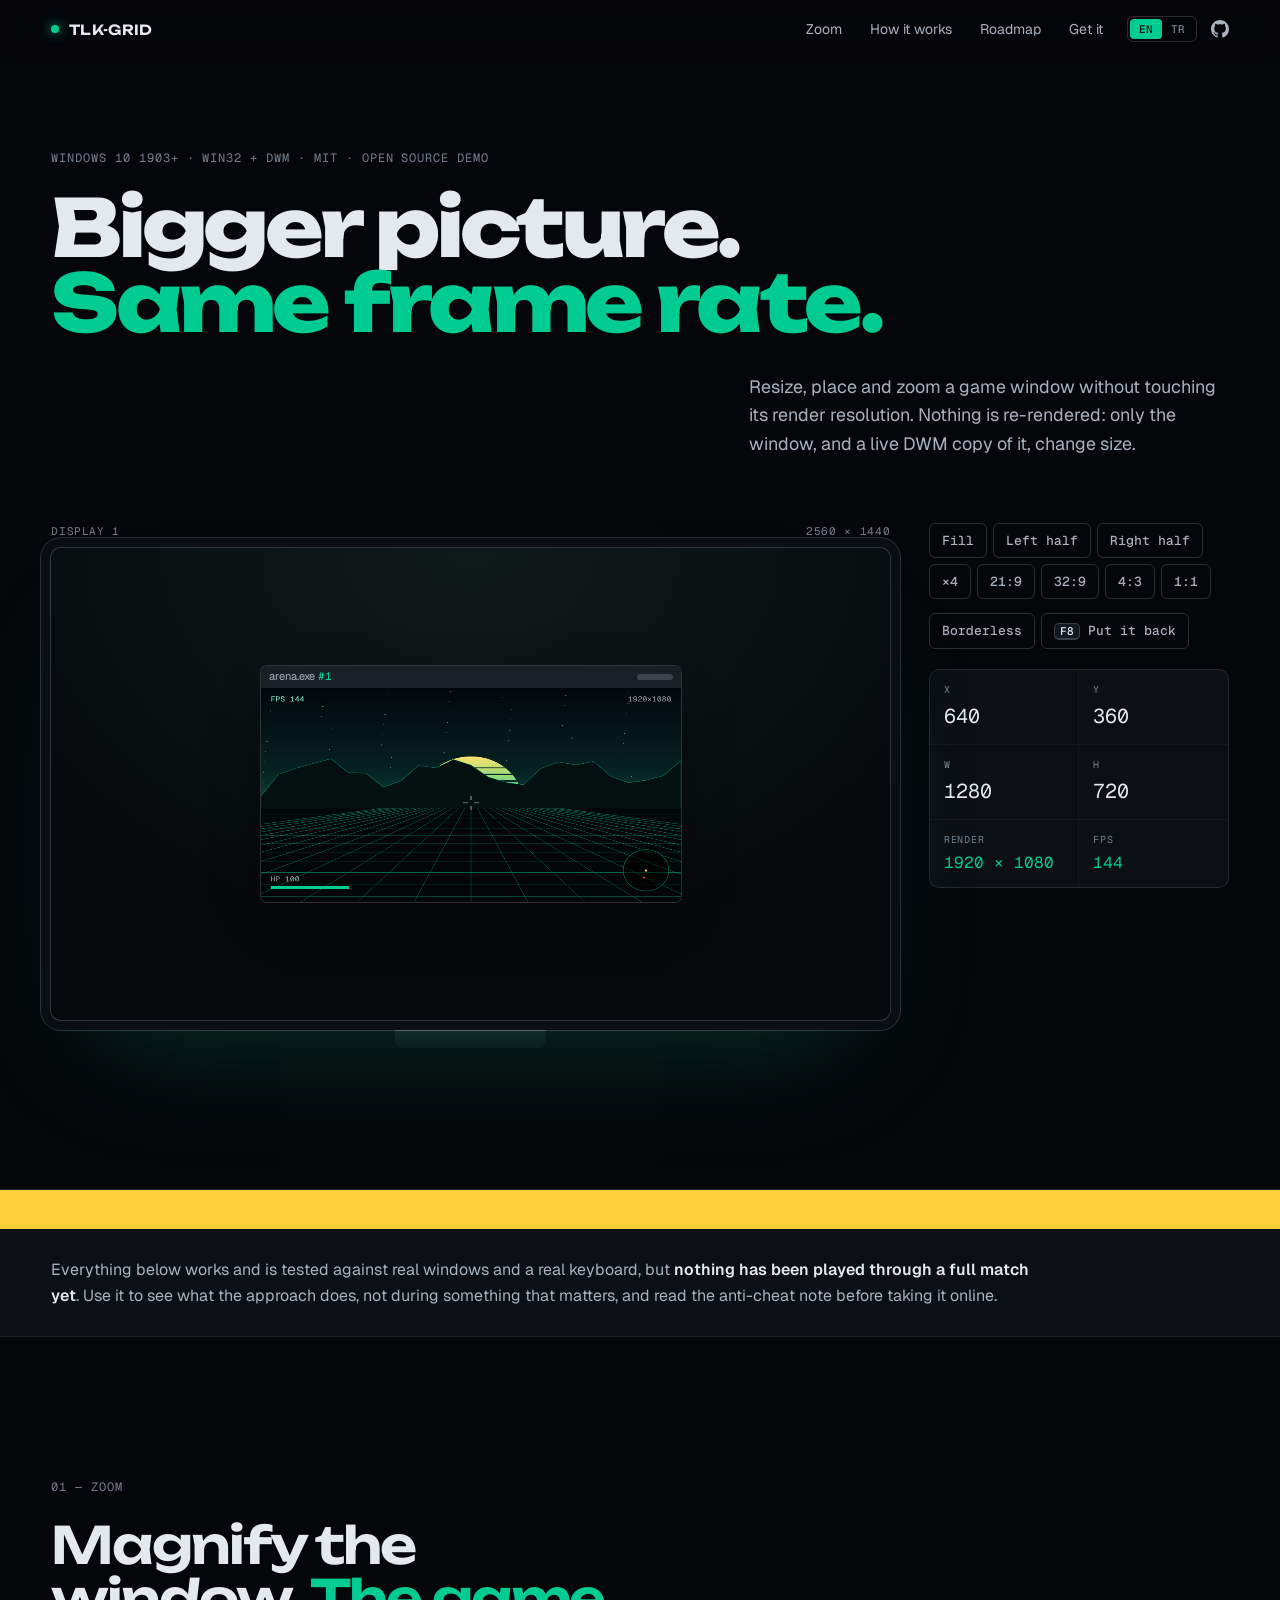
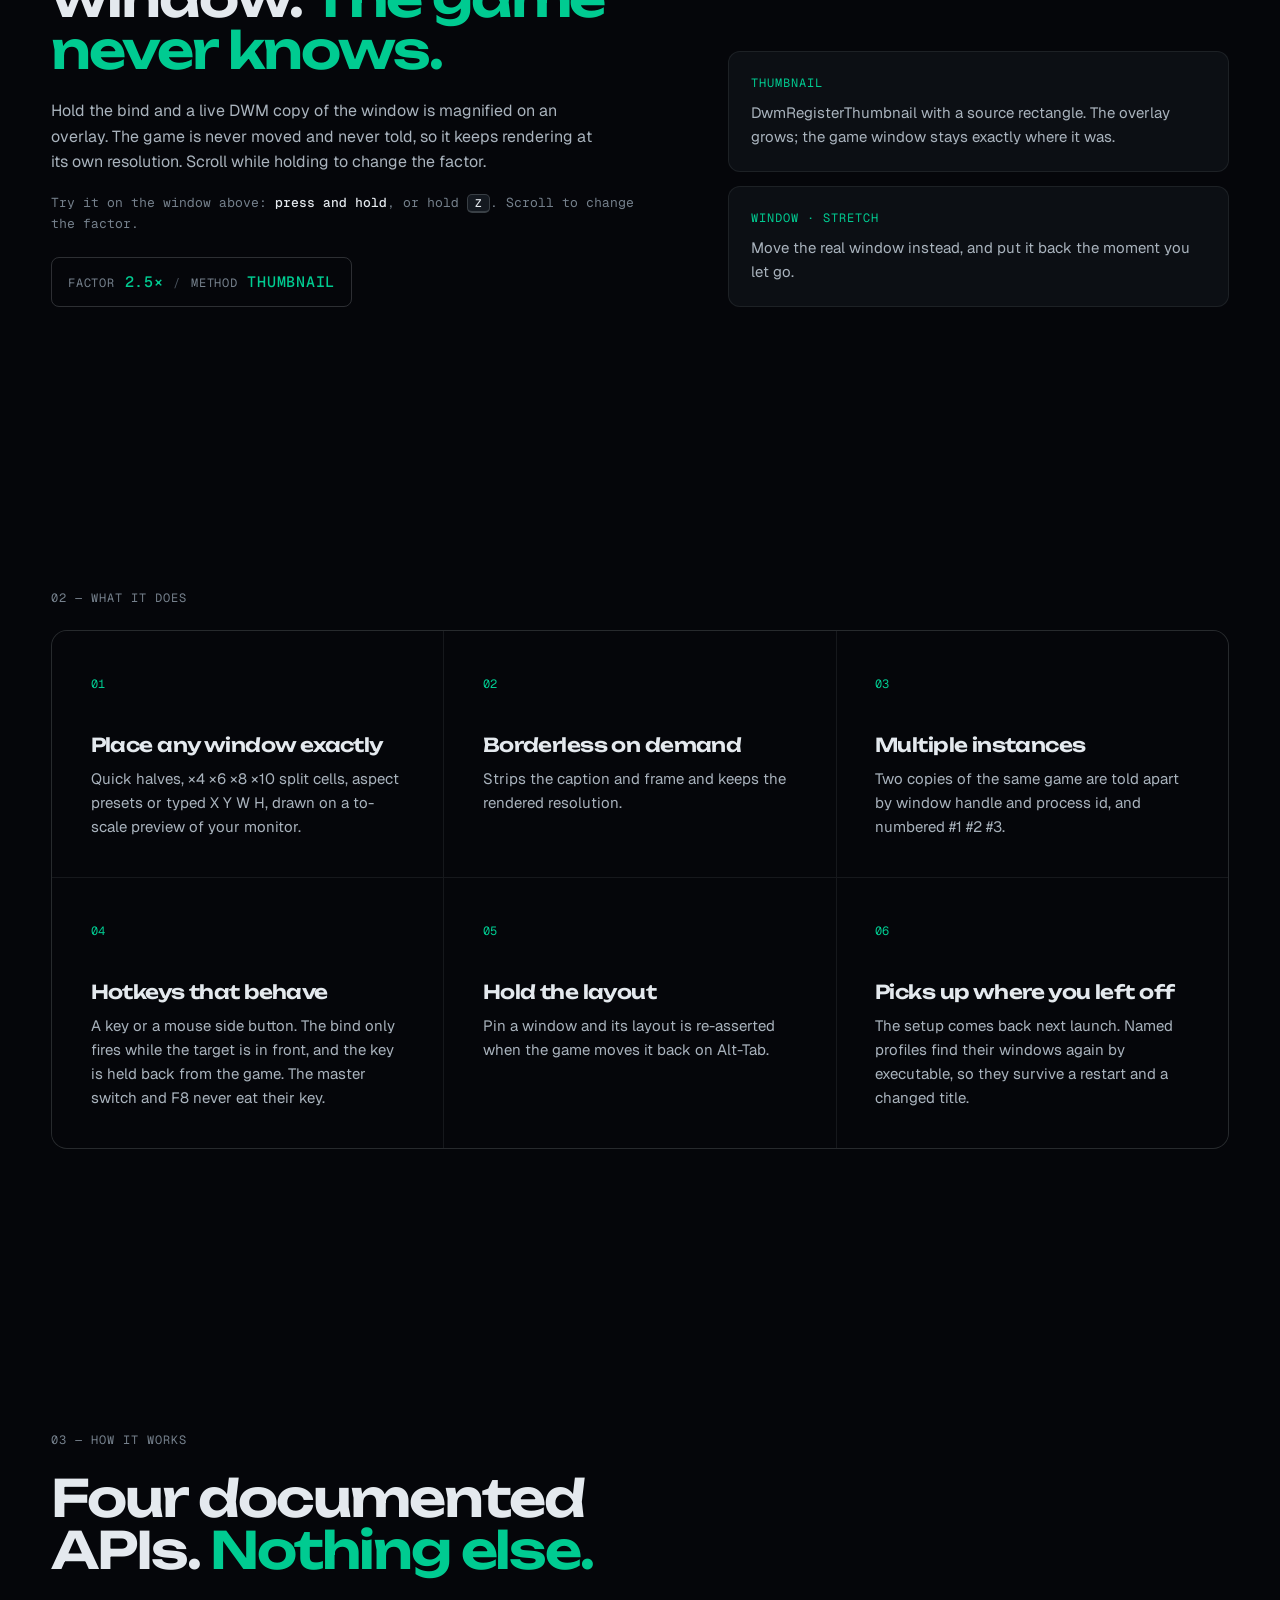
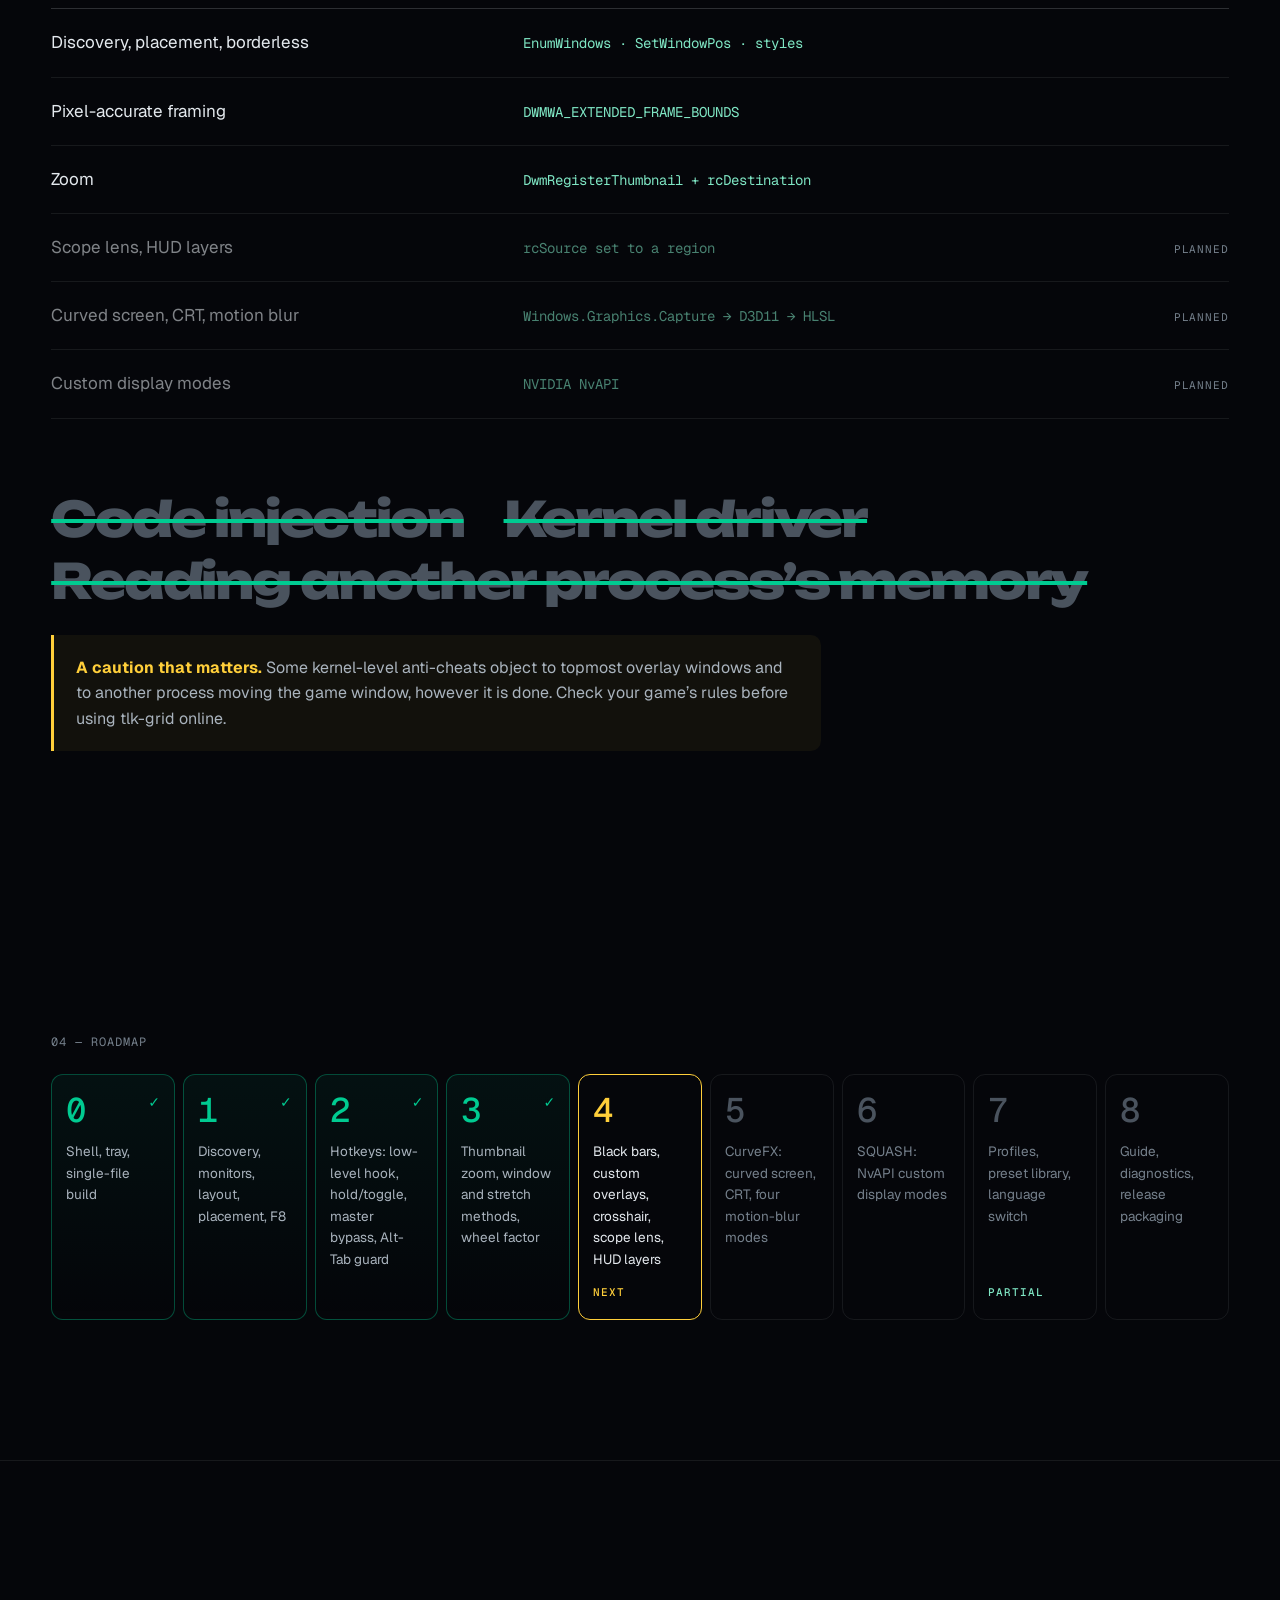
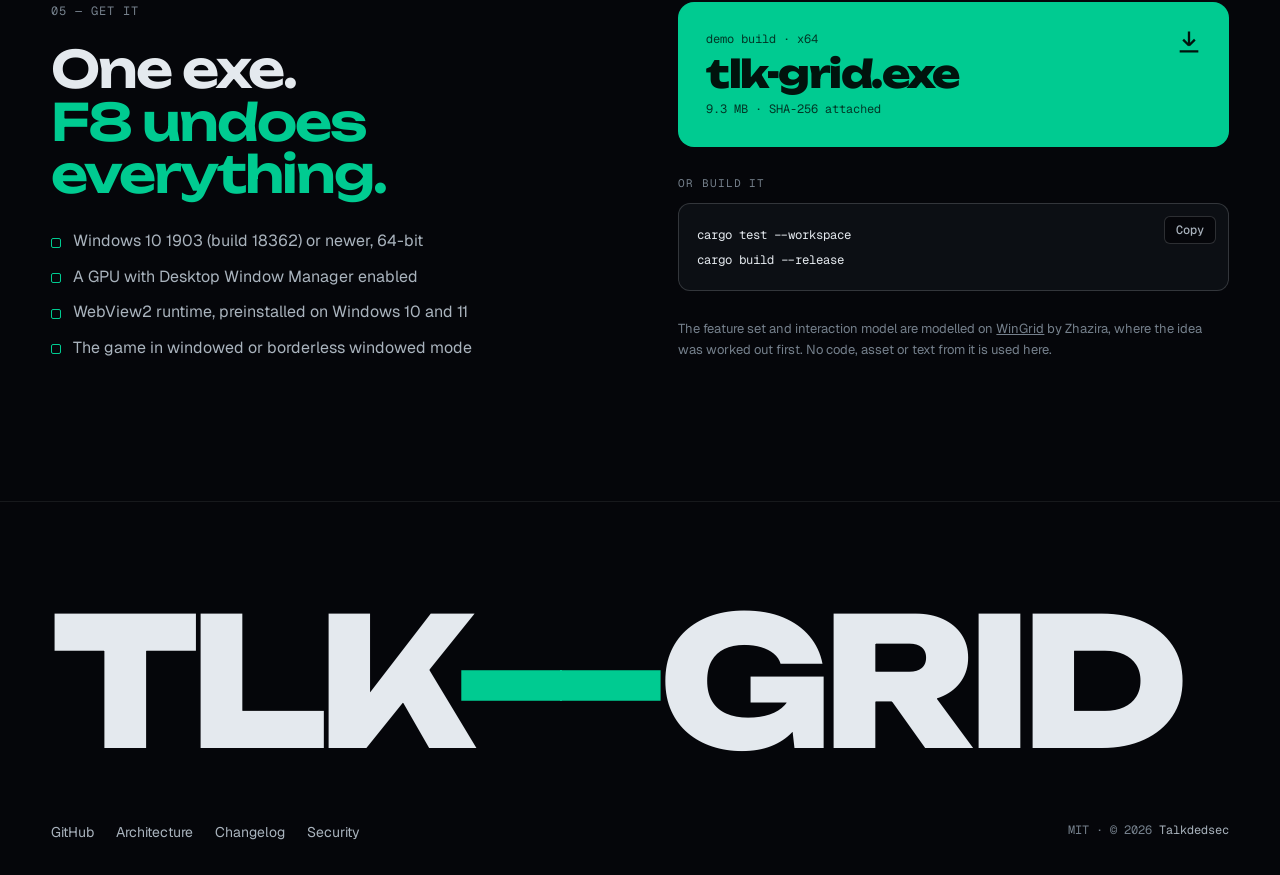
<file: docs/index.html>
<!doctype html>
<html lang="en">
<head>
<meta charset="utf-8">
<meta name="viewport" content="width=device-width, initial-scale=1">
<title>tlk-grid — bigger picture, same frame rate</title>
<meta name="description" content="Resize, position and zoom a game window on Windows without touching its render resolution. Win32 and DWM only: no injection, no driver, no memory access. Open source demo.">
<link rel="canonical" href="https://talkdedsec.github.io/tlk-grid/">
<meta name="theme-color" content="#05060a">
<meta name="color-scheme" content="dark">
<meta property="og:type" content="website">
<meta property="og:title" content="tlk-grid — bigger picture, same frame rate">
<meta property="og:description" content="Window layout, borderless and live DWM zoom for games. Nothing is re-rendered, so the frame rate does not move.">
<meta property="og:url" content="https://talkdedsec.github.io/tlk-grid/">
<meta property="og:image" content="https://talkdedsec.github.io/tlk-grid/og.png">
<meta property="og:image:width" content="1280">
<meta property="og:image:height" content="640">
<meta name="twitter:card" content="summary_large_image">
<link rel="icon" href="data:image/svg+xml,%3Csvg xmlns='http://www.w3.org/2000/svg' viewBox='0 0 32 32'%3E%3Crect width='32' height='32' rx='7' fill='%2305060a'/%3E%3Cpath d='M7 7h8v8H7zM17 7h8v8h-8zM7 17h8v8H7z' fill='none' stroke='%2300cb91' stroke-width='2'/%3E%3Crect x='17' y='17' width='8' height='8' fill='%2300cb91'/%3E%3C/svg%3E">
<link rel="preconnect" href="https://fonts.googleapis.com">
<link rel="preconnect" href="https://fonts.gstatic.com" crossorigin>
<link rel="stylesheet" href="https://fonts.googleapis.com/css2?family=Unbounded:wght@400;600;800&family=Geist:wght@400;500;600&family=Geist+Mono:wght@400;500&display=swap">
<link rel="stylesheet" href="site.css">
<script type="application/ld+json">
{"@context":"https://schema.org","@type":"SoftwareApplication","name":"tlk-grid","applicationCategory":"UtilitiesApplication","operatingSystem":"Windows 10 1903+, Windows 11","license":"https://opensource.org/licenses/MIT","offers":{"@type":"Offer","price":"0","priceCurrency":"USD"},"downloadUrl":"https://github.com/Talkdedsec/tlk-grid/releases/latest","author":{"@type":"Person","name":"Talkdedsec","url":"https://talkdedsec.com"}}
</script>
<script src="site.js" defer></script>
</head>
<body>
<a class="skip" href="#main" data-i18n="skip">Skip to content</a>
<header class="top">
  <a class="brand" href="#top"><i aria-hidden="true"></i>TLK-GRID</a>
  <nav class="nav" aria-label="Sections">
    <a href="#zoom" data-i18n="nav.zoom">Zoom</a>
    <a href="#how" data-i18n="nav.how">How it works</a>
    <a href="#road" data-i18n="nav.road">Roadmap</a>
    <a href="#get" data-i18n="nav.get">Get it</a>
  </nav>
  <div class="top-end">
    <button class="lang" type="button" aria-label="Türkçe / English"><span data-l="en">EN</span><span data-l="tr">TR</span></button>
    <a class="gh" href="https://github.com/Talkdedsec/tlk-grid" aria-label="Source on GitHub"><svg viewBox="0 0 16 16" width="18" height="18" aria-hidden="true"><path fill="currentColor" d="M8 0C3.58 0 0 3.58 0 8c0 3.54 2.29 6.53 5.47 7.59.4.07.55-.17.55-.38 0-.19-.01-.82-.01-1.49-2.01.37-2.53-.49-2.69-.94-.09-.23-.48-.94-.82-1.13-.28-.15-.68-.52-.01-.53.63-.01 1.08.58 1.23.82.72 1.21 1.87.87 2.33.66.07-.52.28-.87.51-1.07-1.78-.2-3.64-.89-3.64-3.95 0-.87.31-1.59.82-2.15-.08-.2-.36-1.02.08-2.12 0 0 .67-.21 2.2.82.64-.18 1.32-.27 2-.27.68 0 1.36.09 2 .27 1.53-1.04 2.2-.82 2.2-.82.44 1.1.16 1.92.08 2.12.51.56.82 1.27.82 2.15 0 3.07-1.87 3.75-3.65 3.95.29.25.54.73.54 1.48 0 1.07-.01 1.93-.01 2.2 0 .21.15.46.55.38A8.013 8.013 0 0016 8c0-4.42-3.58-8-8-8z"/></svg></a>
  </div>
</header>

<main id="main">
<section class="hero" id="top">
  <div class="hero-text">
    <p class="over mono" data-i18n="hero.over">Windows 10 1903+ · Win32 + DWM · MIT · open source demo</p>
    <h1 class="display"><span data-i18n="hero.a">Bigger picture.</span><br><span class="acc" data-i18n="hero.b">Same frame rate.</span></h1>
    <p class="lede" data-i18n="hero.lede">Resize, place and zoom a game window without touching its render resolution. Nothing is re-rendered: only the window, and a live DWM copy of it, change size.</p>
  </div>

  <div class="rig" aria-label="Window layout demo" data-i18n-aria="rig.aria">
    <div class="monitor">
      <div class="mon-label mono"><span>DISPLAY 1</span><span>2560 × 1440</span></div>
      <div class="screen">
        <div class="cells" aria-hidden="true"></div>
        <div class="gw" id="gw">
          <div class="gw-cap"><span>arena.exe <b class="mono">#1</b></span><i></i></div>
          <canvas class="game" width="960" height="540" aria-label="A game rendering at a fixed resolution" data-i18n-aria="game.aria"></canvas>
          <canvas class="lens" width="960" height="540" aria-hidden="true"></canvas>
        </div>
      </div>
      <div class="stand" aria-hidden="true"></div>
    </div>
    <div class="ctrl">
      <div class="chips" role="group" aria-label="Layout" data-i18n-aria="rig.layout">
        <button type="button" data-l="full" data-i18n="l.full">Fill</button>
        <button type="button" data-l="left" data-i18n="l.left">Left half</button>
        <button type="button" data-l="right" data-i18n="l.right">Right half</button>
        <button type="button" data-l="x4">×4</button>
        <button type="button" data-l="21:9">21:9</button>
        <button type="button" data-l="32:9">32:9</button>
        <button type="button" data-l="4:3">4:3</button>
        <button type="button" data-l="1:1">1:1</button>
      </div>
      <div class="chips" role="group" aria-label="Window" data-i18n-aria="rig.window">
        <button type="button" class="tog" id="borderless" aria-pressed="false" data-i18n="l.borderless">Borderless</button>
        <button type="button" id="f8"><kbd>F8</kbd> <span data-i18n="l.restore">Put it back</span></button>
      </div>
      <dl class="read mono">
        <div><dt>X</dt><dd id="r-x">640</dd></div>
        <div><dt>Y</dt><dd id="r-y">360</dd></div>
        <div><dt>W</dt><dd id="r-w">1280</dd></div>
        <div><dt>H</dt><dd id="r-h">720</dd></div>
        <div class="fixed"><dt data-i18n="r.render">render</dt><dd>1920 × 1080</dd></div>
        <div class="fixed"><dt>FPS</dt><dd id="r-fps">144</dd></div>
      </dl>
    </div>
  </div>
</section>

<aside class="tape" aria-label="Status" data-i18n-aria="tape.aria">
  <div class="tape-run mono" aria-hidden="true"><span data-i18n="tape.run">DEMO, NOT A RELEASE · DEMO, NOT A RELEASE · DEMO, NOT A RELEASE · DEMO, NOT A RELEASE · DEMO, NOT A RELEASE · DEMO, NOT A RELEASE ·</span></div>
  <div class="tape-body">
    <p data-i18n-html="tape.p">Everything below works and is tested against real windows and a real keyboard, but <b>nothing has been played through a full match yet</b>. Use it to see what the approach does, not during something that matters, and read the anti-cheat note before taking it online.</p>
  </div>
</aside>

<section class="zoom" id="zoom">
  <div class="zoom-text">
    <p class="over mono" data-i18n="z.over">01 — Zoom</p>
    <h2 class="h2" data-i18n-html="z.h">Magnify the window. <span class="acc">The game never knows.</span></h2>
    <p class="body" data-i18n="z.p">Hold the bind and a live DWM copy of the window is magnified on an overlay. The game is never moved and never told, so it keeps rendering at its own resolution. Scroll while holding to change the factor.</p>
    <p class="try mono" data-i18n-html="z.try">Try it on the window above: <b>press and hold</b>, or hold <kbd>Z</kbd>. Scroll to change the factor.</p>
    <div class="zoom-meter mono" aria-live="polite"><span data-i18n="z.factor">factor</span> <b id="z-f">2.5×</b><span class="sep">/</span><span data-i18n="z.method">method</span> <b>THUMBNAIL</b></div>
  </div>
  <div class="zoom-side">
    <div class="method">
      <p class="mono k">THUMBNAIL</p>
      <p data-i18n="z.thumb">DwmRegisterThumbnail with a source rectangle. The overlay grows; the game window stays exactly where it was.</p>
    </div>
    <div class="method">
      <p class="mono k">WINDOW · STRETCH</p>
      <p data-i18n="z.win">Move the real window instead, and put it back the moment you let go.</p>
    </div>
  </div>
</section>

<section class="feats">
  <p class="over mono" data-i18n="f.over">02 — What it does</p>
  <div class="feat-grid">
    <article class="feat reveal"><span class="ic mono">01</span><h3 data-i18n="f1.h">Place any window exactly</h3><p data-i18n="f1.p">Quick halves, ×4 ×6 ×8 ×10 split cells, aspect presets or typed X Y W H, drawn on a to-scale preview of your monitor.</p></article>
    <article class="feat reveal"><span class="ic mono">02</span><h3 data-i18n="f2.h">Borderless on demand</h3><p data-i18n="f2.p">Strips the caption and frame and keeps the rendered resolution.</p></article>
    <article class="feat reveal"><span class="ic mono">03</span><h3 data-i18n="f3.h">Multiple instances</h3><p data-i18n="f3.p">Two copies of the same game are told apart by window handle and process id, and numbered #1 #2 #3.</p></article>
    <article class="feat reveal"><span class="ic mono">04</span><h3 data-i18n="f4.h">Hotkeys that behave</h3><p data-i18n="f4.p">A key or a mouse side button. The bind only fires while the target is in front, and the key is held back from the game. The master switch and F8 never eat their key.</p></article>
    <article class="feat reveal"><span class="ic mono">05</span><h3 data-i18n="f5.h">Hold the layout</h3><p data-i18n="f5.p">Pin a window and its layout is re-asserted when the game moves it back on Alt-Tab.</p></article>
    <article class="feat reveal"><span class="ic mono">06</span><h3 data-i18n="f6.h">Picks up where you left off</h3><p data-i18n="f6.p">The setup comes back next launch. Named profiles find their windows again by executable, so they survive a restart and a changed title.</p></article>
  </div>
</section>

<section class="how" id="how">
  <div class="how-head">
    <p class="over mono" data-i18n="h.over">03 — How it works</p>
    <h2 class="h2" data-i18n-html="h.h">Four documented APIs. <span class="acc">Nothing else.</span></h2>
  </div>
  <ol class="apis">
    <li class="reveal"><span data-i18n="a1">Discovery, placement, borderless</span><code>EnumWindows · SetWindowPos · styles</code></li>
    <li class="reveal"><span data-i18n="a2">Pixel-accurate framing</span><code>DWMWA_EXTENDED_FRAME_BOUNDS</code></li>
    <li class="reveal"><span data-i18n="a3">Zoom</span><code>DwmRegisterThumbnail + rcDestination</code></li>
    <li class="reveal plan"><span data-i18n="a4">Scope lens, HUD layers</span><code>rcSource set to a region</code><em data-i18n="planned">planned</em></li>
    <li class="reveal plan"><span data-i18n="a5">Curved screen, CRT, motion blur</span><code>Windows.Graphics.Capture → D3D11 → HLSL</code><em data-i18n="planned">planned</em></li>
    <li class="reveal plan"><span data-i18n="a6">Custom display modes</span><code>NVIDIA NvAPI</code><em data-i18n="planned">planned</em></li>
  </ol>
  <div class="nos">
    <p class="reveal"><s data-i18n="no.1">Code injection</s></p>
    <p class="reveal"><s data-i18n="no.2">Kernel driver</s></p>
    <p class="reveal"><s data-i18n="no.3">Reading another process’s memory</s></p>
  </div>
  <p class="caution reveal" data-i18n-html="h.caution"><b>A caution that matters.</b> Some kernel-level anti-cheats object to topmost overlay windows and to another process moving the game window, however it is done. Check your game’s rules before using tlk-grid online.</p>
</section>

<section class="road" id="road">
  <p class="over mono" data-i18n="r.over">04 — Roadmap</p>
  <ol class="phases">
    <li class="done reveal"><b class="mono">0</b><span data-i18n="p0">Shell, tray, single-file build</span></li>
    <li class="done reveal"><b class="mono">1</b><span data-i18n="p1">Discovery, monitors, layout, placement, F8</span></li>
    <li class="done reveal"><b class="mono">2</b><span data-i18n="p2">Hotkeys: low-level hook, hold/toggle, master bypass, Alt-Tab guard</span></li>
    <li class="done reveal"><b class="mono">3</b><span data-i18n="p3">Thumbnail zoom, window and stretch methods, wheel factor</span></li>
    <li class="next reveal"><b class="mono">4</b><span data-i18n="p4">Black bars, custom overlays, crosshair, scope lens, HUD layers</span><em data-i18n="next">next</em></li>
    <li class="reveal"><b class="mono">5</b><span data-i18n="p5">CurveFX: curved screen, CRT, four motion-blur modes</span></li>
    <li class="reveal"><b class="mono">6</b><span data-i18n="p6">SQUASH: NvAPI custom display modes</span></li>
    <li class="part reveal"><b class="mono">7</b><span data-i18n="p7">Profiles, preset library, language switch</span><em data-i18n="partial">partial</em></li>
    <li class="reveal"><b class="mono">8</b><span data-i18n="p8">Guide, diagnostics, release packaging</span></li>
  </ol>
</section>

<section class="get" id="get">
  <div class="get-grid">
    <div>
      <p class="over mono" data-i18n="g.over">05 — Get it</p>
      <h2 class="h2" data-i18n-html="g.h">One exe. <span class="acc">F8 undoes everything.</span></h2>
      <ul class="req">
        <li data-i18n="req.1">Windows 10 1903 (build 18362) or newer, 64-bit</li>
        <li data-i18n="req.2">A GPU with Desktop Window Manager enabled</li>
        <li data-i18n="req.3">WebView2 runtime, preinstalled on Windows 10 and 11</li>
        <li data-i18n="req.4">The game in windowed or borderless windowed mode</li>
      </ul>
    </div>
    <div class="get-side">
      <a class="big-dl" href="https://github.com/Talkdedsec/tlk-grid/releases/latest">
        <span class="mono" data-i18n="g.build">demo build · x64</span>
        <b>tlk-grid.exe</b>
        <span class="mono">9.3 MB · SHA-256 <span data-i18n="g.attached">attached</span></span>
        <svg viewBox="0 0 24 24" width="28" height="28" aria-hidden="true"><path fill="none" stroke="currentColor" stroke-width="2" d="M12 3v12m0 0-5-5m5 5 5-5M4 20h16"/></svg>
      </a>
      <p class="lbl mono" data-i18n="g.src">or build it</p>
      <pre class="code"><code>cargo test --workspace
cargo build --release</code><button class="copy" type="button" data-i18n="copy">Copy</button></pre>
      <p class="credit" data-i18n-html="g.credit">The feature set and interaction model are modelled on <a href="https://store.steampowered.com/app/4847000/WinGrid/">WinGrid</a> by Zhazira, where the idea was worked out first. No code, asset or text from it is used here.</p>
    </div>
  </div>
</section>
</main>

<footer class="foot">
  <p class="foot-word" aria-hidden="true">TLK<span>—</span>GRID</p>
  <div class="foot-row">
    <nav aria-label="Project">
      <a href="https://github.com/Talkdedsec/tlk-grid">GitHub</a>
      <a href="https://github.com/Talkdedsec/tlk-grid/blob/main/docs/ARCHITECTURE.md" data-i18n="foot.arch">Architecture</a>
      <a href="https://github.com/Talkdedsec/tlk-grid/blob/main/CHANGELOG.md" data-i18n="foot.log">Changelog</a>
      <a href="https://github.com/Talkdedsec/tlk-grid/security/policy" data-i18n="foot.sec">Security</a>
    </nav>
    <p class="mono">MIT · © 2026 <a href="https://talkdedsec.com">Talkdedsec</a></p>
  </div>
</footer>
</body>
</html>
</file>
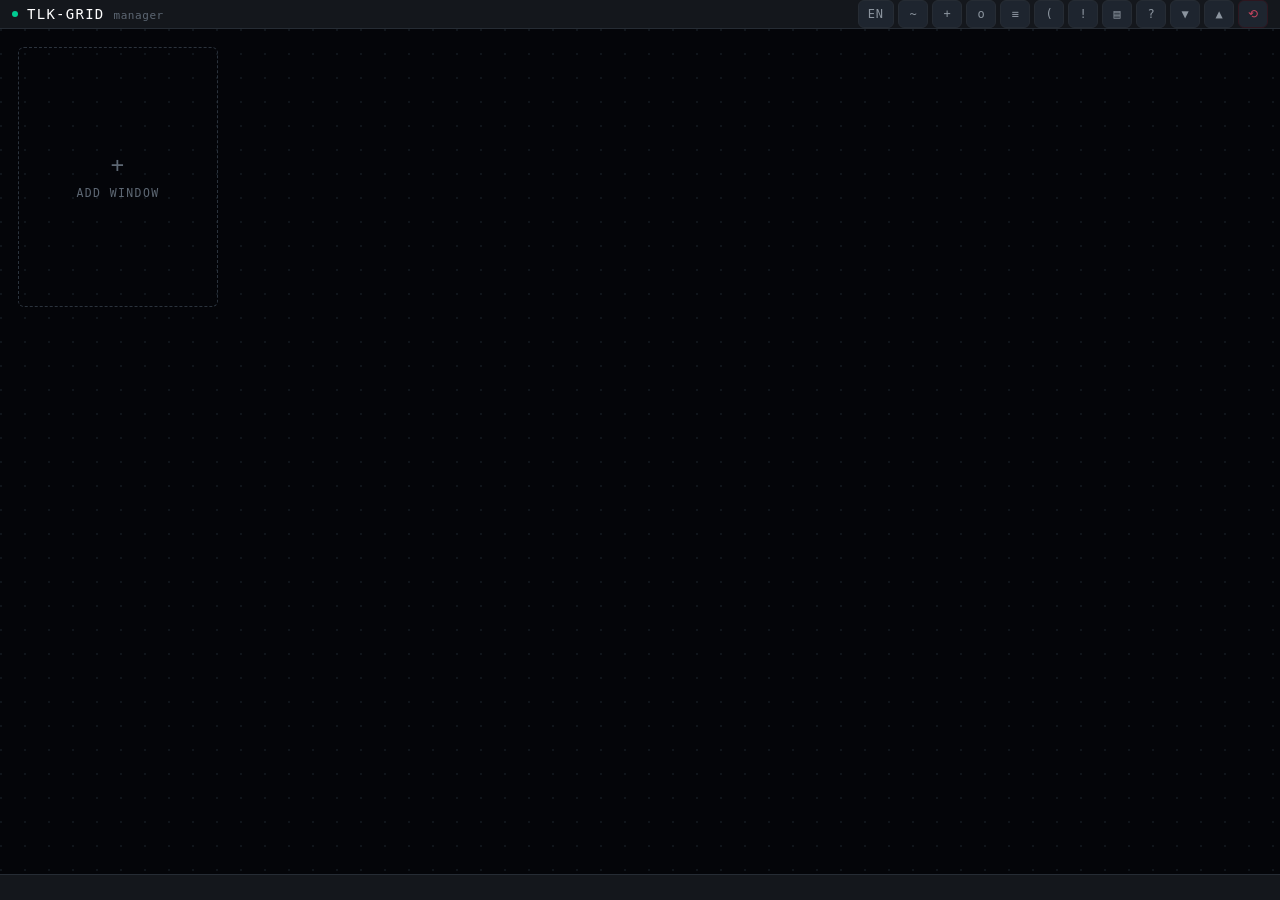
<file: ui/index.html>
<!doctype html>
<html lang="en">
<head>
<meta charset="utf-8">
<meta name="viewport" content="width=device-width, initial-scale=1">
<title>tlk-grid</title>
<link rel="stylesheet" href="css/tokens.css">
<link rel="stylesheet" href="css/app.css">
</head>
<body>

<div class="head">
<header class="topbar">
  <div class="brand">
    <span class="dot"></span>TLK-GRID
    <small data-i18n="app.subtitle">manager</small>
  </div>
  <nav class="tools">
    <button class="tool" data-tool="lang" data-i18n-title="tool.lang" title="Interface language">EN</button>
    <button class="tool" data-tool="zoom-scroll" data-stage="bind" data-i18n-title="tool.zoomScroll" title="Wheel adjusts the zoom factor">~</button>
    <button class="tool" data-tool="crosshair" data-stage="overlay" data-i18n-title="tool.crosshair" title="Crosshair">+</button>
    <button class="tool" data-tool="scope" data-stage="overlay" data-i18n-title="tool.scope" title="Scope lens">o</button>
    <button class="tool" data-tool="layers" data-stage="overlay" data-i18n-title="tool.layers" title="Layers">≡</button>
    <button class="tool" data-tool="curvefx" data-stage="fx" data-i18n-title="tool.curvefx" title="CurveFX">(</button>
    <button class="tool" data-tool="master" data-stage="bind" data-i18n-title="tool.master" title="Master control">!</button>
    <button class="tool" data-tool="presets" data-stage="profile" data-i18n-title="tool.presets" title="Preset library">▤</button>
    <button class="tool" data-tool="help" data-stage="docs" data-i18n-title="tool.help" title="Guide">?</button>
    <button class="tool" data-tool="load" data-i18n-title="tool.load" title="Load profile">▼</button>
    <button class="tool" data-tool="save" data-i18n-title="tool.save" title="Save profile">▲</button>
    <button class="tool" data-tool="panic" data-i18n-title="tool.panic" title="Restore every window (F8)">⟲</button>
  </nav>
</header>

<section class="profiles" hidden>
  <p class="hint" data-i18n="profiles.hint"></p>
  <div class="row">
    <input class="profile-name grow" type="text" data-i18n-placeholder="profiles.namePlaceholder">
    <button class="btn profile-save" type="button" data-i18n="profiles.save">Save</button>
  </div>
  <div class="profile-list"></div>
</section>
</div>

<main class="canvas">
  <button class="add-card" type="button">
    <span class="plus">+</span>
    <span data-i18n="add.window">ADD WINDOW</span>
  </button>
</main>

<footer class="statusbar" data-tone="info" role="status" aria-live="polite"></footer>

<template id="card-template">
  <article class="card">
    <header class="card-head">
      <span class="badge card-index">WINDOW #1</span>
      <h2 data-i18n="card.title">Window setup</h2>
      <span class="badge mode card-mode">WINDOW</span>
      <button class="icon-btn card-close" type="button" data-i18n-aria="card.close" aria-label="Release this window">×</button>
    </header>

    <div class="card-body">

      <section class="section">
        <h3 data-i18n="target.title">Target window</h3>
        <p class="hint" data-i18n="target.hint"></p>
        <div class="row">
          <select class="target-select grow"></select>
          <button class="btn target-refresh" type="button" data-i18n-title="target.refresh" title="Refresh the list">⟳</button>
        </div>
      </section>

      <section class="section">
        <h3 data-i18n="monitor.title">Monitor native resolution</h3>
        <p class="hint" data-i18n="monitor.hint"></p>
        <div class="row">
          <select class="monitor-select grow"></select>
        </div>
        <div class="row">
          <input class="monitor-w" type="text" readonly>
          <span style="color:var(--faint)">×</span>
          <input class="monitor-h" type="text" readonly>
        </div>
      </section>

      <section class="section">
        <h3 data-i18n="layout.title">Window position &amp; size</h3>
        <p class="hint" data-i18n="layout.hint"></p>

        <div class="chips">
          <button class="chip" type="button" data-anchor="center" data-i18n="layout.center">Center</button>
          <button class="chip" type="button" data-anchor="left" data-i18n="layout.left">Left</button>
          <button class="chip" type="button" data-anchor="right" data-i18n="layout.right">Right</button>
          <button class="chip" type="button" data-anchor="top" data-i18n="layout.top">Top</button>
          <button class="chip" type="button" data-anchor="bottom" data-i18n="layout.bottom">Bottom</button>
          <button class="chip" type="button" data-divisions="4" aria-pressed="false">×4</button>
          <button class="chip" type="button" data-divisions="6" aria-pressed="false">×6</button>
          <button class="chip" type="button" data-divisions="8" aria-pressed="false">×8</button>
          <button class="chip" type="button" data-divisions="10" aria-pressed="false">×10</button>
        </div>

        <div class="preview"></div>

        <div class="row geom" style="margin-top:10px">
          <label class="field"><span>X</span><input class="geom-x" type="number"></label>
          <label class="field"><span>Y</span><input class="geom-y" type="number"></label>
          <label class="field"><span>W</span><input class="geom-w" type="number"></label>
          <label class="field"><span>H</span><input class="geom-h" type="number"></label>
        </div>

        <label class="check">
          <input class="borderless" type="checkbox">
          <span data-i18n="layout.borderless">Borderless</span>
        </label>

        <label class="check">
          <input class="pin" type="checkbox">
          <span data-i18n="layout.pin">Hold the layout through Alt-Tab</span>
        </label>

        <span class="result" hidden></span>
      </section>

      <section class="section binds">
        <h3 data-i18n="binds.title">Hotkeys</h3>
        <p class="hint" data-i18n="binds.hint"></p>
        <div class="bind-rows"></div>

        <h3 class="sub" data-i18n="zoom.method">Zoom method</h3>
        <div class="chips methods">
          <button class="chip" type="button" data-method="thumbnail" aria-pressed="true">THUMBNAIL</button>
          <button class="chip" type="button" data-method="window" aria-pressed="false">WINDOW</button>
          <button class="chip" type="button" data-method="stretch" aria-pressed="false">STRETCH</button>
          <button class="chip" type="button" data-method="dpi" aria-pressed="false">DPI</button>
        </div>
        <p class="hint method-note"></p>

        <div class="row">
          <span class="result zoom-result" hidden></span>
          <span class="grow"></span>
          <button class="chip mult" type="button" data-mult="1.25">×1.25</button>
          <button class="chip mult" type="button" data-mult="1.5">×1.5</button>
          <button class="chip mult" type="button" data-mult="2">×2</button>
        </div>
      </section>

    </div>

    <button class="apply" type="button" data-i18n="apply" disabled>APPLY</button>
  </article>
</template>

<template id="bind-template">
  <div class="bind">
    <span class="bind-action"></span>
    <input class="bind-factor" type="text" inputmode="decimal" data-i18n-title="zoom.factorTitle">
    <button class="bind-key" type="button"></button>
    <button class="icon-btn bind-clear" type="button" data-i18n-aria="binds.clear" aria-label="Clear this bind">×</button>
    <button class="btn bind-mode" type="button"></button>
  </div>
</template>

<script type="module" src="js/main.js"></script>
</body>
</html>
</file>
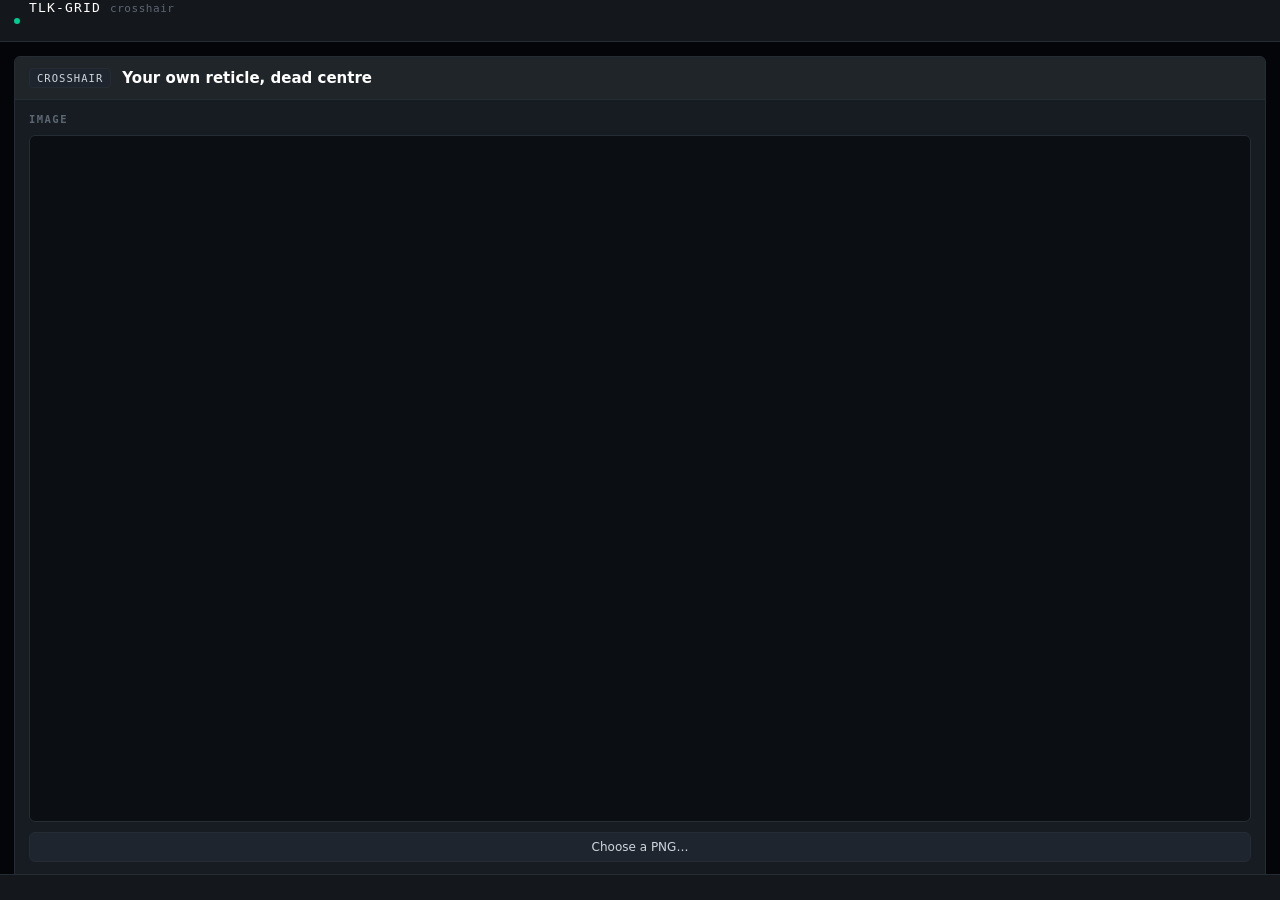
<file: ui/crosshair.html>
<!doctype html>
<html lang="en">
<head>
<meta charset="utf-8">
<meta name="viewport" content="width=device-width, initial-scale=1">
<title>tlk-grid — Crosshair</title>
<link rel="stylesheet" href="css/tokens.css">
<link rel="stylesheet" href="css/app.css">
</head>
<body class="module">

<header class="module-bar">
  <span class="dot"></span>TLK-GRID
  <small>crosshair</small>
</header>

<main class="module-body">
  <div class="module-card">
    <div class="module-head">
      <span class="badge">CROSSHAIR</span>
      <h1 data-i18n="crosshair.title">Your own reticle, dead centre</h1>
    </div>

    <div class="section">
      <h3 data-i18n="crosshair.image">Image</h3>
      <p class="hint" data-i18n="crosshair.imageHint"></p>

      <div class="preview crosshair-preview" style="aspect-ratio:16/9"></div>

      <div class="pair" style="margin-top:10px">
        <button class="btn pick" type="button" data-i18n="crosshair.pick">Choose a PNG…</button>
      </div>
      <input class="file" type="file" accept="image/png,image/jpeg,image/gif" hidden>

      <div class="control">
        <div class="label">
          <b data-i18n="crosshair.scale">Size</b>
          <span data-i18n="crosshair.scaleHint"></span>
        </div>
        <input class="scale" type="range" min="25" max="400" step="5" value="100">
        <span class="value scale-value">100%</span>
      </div>

      <div class="control">
        <div class="label">
          <b data-i18n="crosshair.show">Show it</b>
          <span data-i18n="crosshair.showHint"></span>
        </div>
        <button class="switch visible" type="button" role="switch" aria-checked="false"></button>
      </div>
    </div>

    <ul class="behaviour">
      <li data-i18n="crosshair.b1"></li>
      <li data-i18n="crosshair.b2"></li>
      <li data-i18n="crosshair.b3"></li>
      <li data-i18n="crosshair.b4"></li>
    </ul>
  </div>

  <button class="danger remove" type="button" data-i18n="crosshair.remove">Remove the image</button>
</main>

<footer class="statusbar" data-tone="info" role="status" aria-live="polite"></footer>

<script type="module" src="js/crosshair.js"></script>
</body>
</html>
</file>
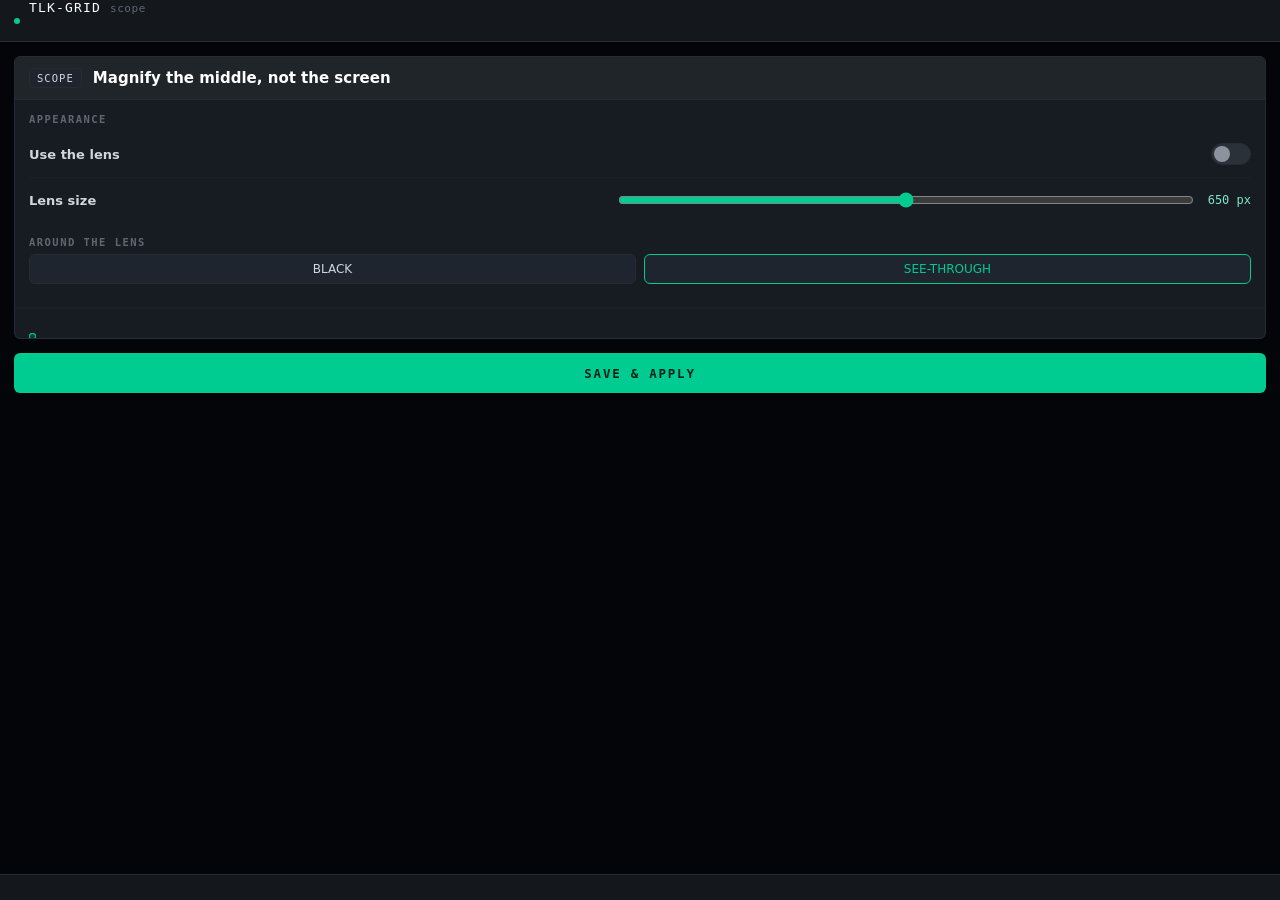
<file: ui/scope.html>
<!doctype html>
<html lang="en">
<head>
<meta charset="utf-8">
<meta name="viewport" content="width=device-width, initial-scale=1">
<title>tlk-grid — Scope</title>
<link rel="stylesheet" href="css/tokens.css">
<link rel="stylesheet" href="css/app.css">
</head>
<body class="module">

<header class="module-bar">
  <span class="dot"></span>TLK-GRID
  <small>scope</small>
</header>

<main class="module-body">
  <div class="module-card">
    <div class="module-head">
      <span class="badge">SCOPE</span>
      <h1 data-i18n="scope.title">Magnify the middle, not the screen</h1>
    </div>

    <div class="section">
      <h3 data-i18n="scope.appearance">Appearance</h3>

      <div class="control">
        <div class="label">
          <b data-i18n="scope.enable">Use the lens</b>
          <span data-i18n="scope.enableHint"></span>
        </div>
        <button class="switch enabled" type="button" role="switch" aria-checked="false"></button>
      </div>

      <div class="control">
        <div class="label">
          <b data-i18n="scope.size">Lens size</b>
          <span data-i18n="scope.sizeHint"></span>
        </div>
        <input class="size" type="range" min="100" max="1200" step="10" value="650">
        <span class="value size-value">650 px</span>
      </div>

      <h3 style="margin-top:14px" data-i18n="scope.backdrop">Around the lens</h3>
      <div class="pair">
        <button class="btn backdrop" type="button" data-see-through="false" data-i18n="scope.black">BLACK</button>
        <button class="btn backdrop" type="button" data-see-through="true" aria-pressed="true" data-i18n="scope.seeThrough">SEE-THROUGH</button>
      </div>
      <p class="hint backdrop-note" style="margin-top:8px"></p>
    </div>

    <ul class="behaviour">
      <li data-i18n="scope.b1"></li>
      <li data-i18n="scope.b2"></li>
      <li data-i18n="scope.b3"></li>
      <li data-i18n="scope.b4"></li>
    </ul>
  </div>

  <button class="commit save" type="button" data-i18n="module.save">SAVE &amp; APPLY</button>
</main>

<footer class="statusbar" data-tone="info" role="status" aria-live="polite"></footer>

<script type="module" src="js/scope.js"></script>
</body>
</html>
</file>
<file: docs/site.css>
:root {
  --bg: #05060a;
  --bg-2: #0c0f14;
  --bg-3: #141920;
  --ink: #e4e9ee;
  --ink-2: #a9b3bd;
  --ink-3: #75808c;
  --ink-4: #4a535e;
  --line: rgba(228, 233, 238, .08);
  --line-2: rgba(228, 233, 238, .18);
  --acc: #00cb91;
  --acc-2: #7fe6c4;
  --acc-ink: #01130d;
  --warn: #ffcf3a;
  --wide: "Unbounded", system-ui, sans-serif;
  --sans: "Geist", system-ui, sans-serif;
  --mono: "Geist Mono", ui-monospace, Consolas, monospace;
  --gut: clamp(16px, 4vw, 56px);
  --max: 1360px;
  --out: cubic-bezier(.16, 1, .3, 1);
  --inout: cubic-bezier(.76, 0, .24, 1);
  color-scheme: dark;
}
*, *::before, *::after { box-sizing: border-box; }
html { -webkit-text-size-adjust: 100%; scroll-behavior: smooth; scroll-padding-top: 80px; }
body { margin: 0; background: var(--bg); color: var(--ink); font: 400 16px/1.6 var(--sans); -webkit-font-smoothing: antialiased; overflow-x: clip; }
a { color: inherit; }
button { font: inherit; color: inherit; background: none; border: 0; padding: 0; cursor: pointer; }
code { font: 400 .88em var(--mono); }
:focus-visible { outline: 2px solid var(--acc); outline-offset: 3px; border-radius: 4px; }
::selection { background: var(--acc); color: var(--acc-ink); }
.mono { font-family: var(--mono); }
.acc { color: var(--acc); }
.skip { position: absolute; left: -999px; top: 8px; z-index: 100; background: var(--acc); color: var(--acc-ink); padding: 8px 14px; }
.skip:focus { left: 8px; }
kbd { display: inline-block; padding: 1px 7px; border: 1px solid var(--line-2); border-bottom-width: 2px; border-radius: 5px; font: 500 .85em var(--mono); background: var(--bg-3); color: var(--ink); }

.top { position: sticky; top: 0; z-index: 40; display: flex; align-items: center; gap: 24px; padding: 16px var(--gut); background: color-mix(in oklab, var(--bg) 82%, transparent); backdrop-filter: blur(12px); -webkit-backdrop-filter: blur(12px); border-bottom: 1px solid transparent; transition: border-color .3s; }
body.scrolled .top { border-bottom-color: var(--line); }
.brand { display: inline-flex; align-items: center; gap: 10px; font: 600 14px var(--wide); letter-spacing: .02em; text-decoration: none; }
.brand i { width: 8px; height: 8px; border-radius: 50%; background: var(--acc); box-shadow: 0 0 12px var(--acc); }
.nav { display: flex; gap: 28px; margin-left: auto; font-size: 14px; }
.nav a { text-decoration: none; color: var(--ink-2); transition: color .2s; }
.nav a:hover { color: var(--acc); }
.top-end { display: flex; align-items: center; gap: 14px; }
.lang { display: inline-flex; border: 1px solid var(--line-2); border-radius: 6px; padding: 2px; font: 500 11px var(--mono); }
.lang span { padding: 3px 9px; border-radius: 4px; color: var(--ink-3); transition: background .25s, color .25s; }
html[lang="en"] .lang [data-l="en"], html[lang="tr"] .lang [data-l="tr"] { background: var(--acc); color: var(--acc-ink); }
.gh { color: var(--ink-2); display: inline-flex; }
.gh:hover { color: var(--ink); }

.over { margin: 0 0 22px; font-size: 12px; letter-spacing: .08em; text-transform: uppercase; color: var(--ink-3); }
.display { margin: 0; font: 800 clamp(2.4rem, 6.2vw, 6.6rem)/.95 var(--wide); letter-spacing: -.045em; }
.h2 { margin: 0 0 22px; font: 600 clamp(1.9rem, 4vw, 3.6rem)/1.02 var(--wide); letter-spacing: -.04em; text-wrap: balance; }
.lede { margin: 26px 0 0; max-width: 46ch; font-size: clamp(17px, 1.4vw, 20px); color: var(--ink-2); }
.body { margin: 0 0 18px; max-width: 50ch; color: var(--ink-2); }
section { padding: clamp(80px, 11vw, 160px) var(--gut); max-width: var(--max); margin: 0 auto; }

/* ---------- hero + monitor ---------- */
.hero { padding-top: clamp(48px, 7vw, 100px); }
.hero-text { display: grid; grid-template-columns: minmax(0, 1fr) minmax(0, 30rem); column-gap: 48px; align-items: end; }
.hero-text .display { grid-column: 1 / -1; }
.hero-text .over { grid-column: 1 / -1; }
.hero-text .lede { grid-column: 2; margin: 32px 0 0; }
.rig { display: grid; grid-template-columns: minmax(0, 1fr) 300px; gap: clamp(20px, 3vw, 40px); margin-top: clamp(40px, 5vw, 72px); align-items: start; }
.monitor { position: relative; }
.mon-label { display: flex; justify-content: space-between; font-size: 11px; color: var(--ink-3); margin-bottom: 8px; letter-spacing: .06em; }
.screen {
  position: relative; aspect-ratio: 16 / 9; border-radius: 10px; overflow: hidden;
  background: radial-gradient(90% 120% at 50% 0%, #0f1a1a 0%, #070a0d 70%); box-shadow: 0 0 0 1px var(--line-2), 0 0 0 10px #0b0e12, 0 0 0 11px var(--line-2), 0 60px 120px -50px rgba(0, 203, 145, .25);
}
.cells { position: absolute; inset: 0; display: grid; grid-template-columns: repeat(4, 1fr); grid-template-rows: repeat(2, 1fr); pointer-events: none; opacity: 0; transition: opacity .4s; }
.cells i { border: 1px dashed rgba(0, 203, 145, .25); }
.screen.show-cells .cells { opacity: 1; }
.gw {
  position: absolute; left: 25%; top: 25%; width: 50%; height: 50%; display: flex; flex-direction: column;
  border-radius: 6px; overflow: hidden; background: #000; box-shadow: 0 0 0 1px rgba(255, 255, 255, .16), 0 20px 50px -20px #000;
  transition: left .7s var(--inout), top .7s var(--inout), width .7s var(--inout), height .7s var(--inout), border-radius .4s;
  cursor: zoom-in; touch-action: none; user-select: none; -webkit-user-select: none;
}
.gw-cap { flex: none; display: flex; justify-content: space-between; align-items: center; height: 22px; padding: 0 8px; font-size: 11px; color: var(--ink-2); background: #1a1f26; transition: height .45s var(--inout), opacity .3s; }
.gw-cap b { color: var(--acc); font-weight: 500; }
.gw-cap i { width: 36px; height: 6px; border-radius: 3px; background: var(--line-2); }
.gw.borderless { border-radius: 0; }
.gw.borderless .gw-cap { height: 0; opacity: 0; }
.game { flex: 1; width: 100%; min-height: 0; display: block; object-fit: fill; }
.lens { position: absolute; inset: 22px 0 0 0; width: 100%; height: calc(100% - 22px); opacity: 0; pointer-events: none; transition: opacity .18s; }
.gw.borderless .lens { inset: 0; height: 100%; }
.gw.zooming .lens { opacity: 1; }
.stand { width: 18%; height: 18px; margin: 10px auto 0; border-radius: 0 0 8px 8px; background: linear-gradient(#11151a, #0a0d10); box-shadow: 0 1px 0 var(--line-2) inset; }
.ctrl { display: grid; gap: 14px; }
.chips { display: flex; flex-wrap: wrap; gap: 6px; }
.chips button { padding: 8px 12px; border: 1px solid var(--line-2); border-radius: 6px; font: 500 13px var(--mono); color: var(--ink-2); transition: background .2s, color .2s, border-color .2s; }
.chips button:hover { border-color: var(--acc); color: var(--ink); }
.chips button[aria-pressed="true"], .chips button.on { background: var(--acc); color: var(--acc-ink); border-color: var(--acc); }
.chips kbd { padding: 0 5px; font-size: 11px; }
.read { margin: 6px 0 0; display: grid; grid-template-columns: repeat(2, 1fr); gap: 1px; background: var(--line); border: 1px solid var(--line); border-radius: 10px; overflow: hidden; }
.read div { background: var(--bg-2); padding: 12px 14px; }
.read dt { font-size: 10px; color: var(--ink-3); letter-spacing: .08em; text-transform: uppercase; }
.read dd { margin: 2px 0 0; font-size: 20px; color: var(--ink); font-variant-numeric: tabular-nums; transition: color .3s; }
.read .fixed dd { color: var(--acc); font-size: 16px; white-space: nowrap; }
.read dd.tick { color: var(--acc-2); }

/* ---------- tape ---------- */
.tape { border-top: 1px solid var(--line); border-bottom: 1px solid var(--line); background: var(--bg-2); overflow: hidden; }
.tape-run { white-space: nowrap; padding: 10px 0; background: var(--warn); color: #1c1600; font-size: 12px; font-weight: 500; letter-spacing: .14em; }
.tape-run span { display: inline-block; padding-left: 100%; animation: run 38s linear infinite; }
@keyframes run { to { transform: translateX(-100%); } }
.tape-body { max-width: var(--max); margin: 0 auto; padding: 28px var(--gut); }
.tape-body p { margin: 0; max-width: 90ch; color: var(--ink-2); }
.tape-body b { color: var(--ink); font-weight: 600; }

/* ---------- zoom ---------- */
.zoom { display: grid; grid-template-columns: minmax(0, 1.2fr) minmax(0, 1fr); gap: clamp(32px, 6vw, 96px); align-items: end; }
.try { font-size: 13px; color: var(--ink-3); }
.try b { color: var(--ink); font-weight: 500; }
.zoom-meter { display: inline-flex; gap: 10px; align-items: baseline; margin-top: 10px; padding: 12px 16px; border: 1px solid var(--line-2); border-radius: 8px; font-size: 12px; color: var(--ink-3); text-transform: uppercase; letter-spacing: .06em; }
.zoom-meter b { color: var(--acc); font-weight: 500; font-size: 15px; }
.zoom-meter .sep { color: var(--ink-4); }
.zoom-side { display: grid; gap: 14px; }
.method { padding: 22px; border: 1px solid var(--line); border-radius: 12px; background: var(--bg-2); }
.method .k { margin: 0 0 8px; font-size: 12px; color: var(--acc); letter-spacing: .08em; }
.method p:last-child { margin: 0; color: var(--ink-2); font-size: 15px; }

/* ---------- features ---------- */
.feat-grid { display: grid; grid-template-columns: repeat(3, minmax(0, 1fr)); gap: 1px; background: var(--line); border: 1px solid var(--line); border-radius: 16px; overflow: hidden; }
.feat { background: var(--bg); padding: clamp(24px, 3vw, 40px); transition: background .4s; }
.feat:hover { background: var(--bg-2); }
.feat .ic { display: inline-block; font-size: 12px; color: var(--acc); margin-bottom: 40px; }
.feat h3 { margin: 0 0 10px; font: 600 clamp(1.1rem, 1.5vw, 1.35rem)/1.2 var(--wide); letter-spacing: -.03em; }
.feat p { margin: 0; color: var(--ink-2); font-size: 15px; }

/* ---------- how ---------- */
.how-head { max-width: 760px; }
.apis { list-style: none; margin: 32px 0 0; padding: 0; border-top: 1px solid var(--line-2); counter-reset: a; }
.apis li { display: grid; grid-template-columns: minmax(0, 1fr) minmax(0, 1.3fr) 9ch; gap: 24px; align-items: baseline; padding: 20px 0; border-bottom: 1px solid var(--line); font-size: 17px; }
.apis code { color: var(--acc-2); font-size: 14px; }
.apis em { font: 400 11px var(--mono); font-style: normal; color: var(--ink-3); text-transform: uppercase; letter-spacing: .08em; justify-self: end; }
.apis li.plan > span, .apis li.plan code { opacity: .55; }
.nos { display: flex; flex-wrap: wrap; gap: 12px 40px; margin: clamp(48px, 6vw, 80px) 0 28px; }
.nos p { margin: 0; }
.nos s { font: 800 clamp(1.6rem, 3.8vw, 3.4rem)/1 var(--wide); letter-spacing: -.045em; color: var(--ink-4); text-decoration-color: var(--acc); text-decoration-thickness: .08em; }
.caution { max-width: 70ch; padding: 20px 22px; border-left: 3px solid var(--warn); background: rgba(255, 207, 58, .05); color: var(--ink-2); border-radius: 0 10px 10px 0; margin: 0; }
.caution b { color: var(--warn); }

/* ---------- roadmap ---------- */
.phases { list-style: none; margin: 0; padding: 0; display: grid; grid-template-columns: repeat(9, minmax(0, 1fr)); gap: 8px; }
.phases li { position: relative; display: flex; flex-direction: column; gap: 14px; padding: 18px 14px 20px; min-height: 220px; border: 1px solid var(--line); border-radius: 12px; font-size: 13.5px; color: var(--ink-3); }
.phases b { font: 500 34px/1 var(--mono); color: var(--ink-4); }
.phases em { margin-top: auto; font: 500 11px var(--mono); font-style: normal; text-transform: uppercase; letter-spacing: .08em; }
.phases .done { border-color: rgba(0, 203, 145, .35); color: var(--ink-2); background: linear-gradient(rgba(0, 203, 145, .06), transparent); }
.phases .done b { color: var(--acc); }
.phases .done::after { content: "✓"; position: absolute; top: 16px; right: 14px; color: var(--acc); font-size: 14px; }
.phases .next { border-color: var(--warn); color: var(--ink); }
.phases .next b, .phases .next em { color: var(--warn); }
.phases .part em { color: var(--acc-2); }

/* ---------- get ---------- */
.get { border-top: 1px solid var(--line); }
.get-grid { display: grid; grid-template-columns: minmax(0, 1fr) minmax(0, 1fr); gap: clamp(32px, 6vw, 96px); }
.req { list-style: none; margin: 28px 0 0; padding: 0; display: grid; gap: 10px; }
.req li { padding-left: 22px; position: relative; color: var(--ink-2); }
.req li::before { content: ""; position: absolute; left: 0; top: .6em; width: 10px; height: 10px; border: 1px solid var(--acc); border-radius: 2px; }
.big-dl { position: relative; display: grid; gap: 6px; padding: 28px; border-radius: 16px; background: var(--acc); color: var(--acc-ink); text-decoration: none; transition: transform .4s var(--out), box-shadow .4s; }
.big-dl:hover { transform: translateY(-4px); box-shadow: 0 30px 60px -30px rgba(0, 203, 145, .6); }
.big-dl b { font: 800 clamp(1.8rem, 3vw, 2.6rem)/1 var(--wide); letter-spacing: -.04em; }
.big-dl .mono { font-size: 12px; opacity: .8; }
.big-dl svg { position: absolute; right: 26px; top: 26px; }
.lbl { margin: 28px 0 10px; font-size: 11px; color: var(--ink-3); text-transform: uppercase; letter-spacing: .08em; }
.code { position: relative; margin: 0; padding: 18px 92px 18px 18px; border: 1px solid var(--line-2); border-radius: 12px; background: var(--bg-2); font: 400 14px/1.8 var(--mono); overflow-x: auto; }
.copy { position: absolute; top: 12px; right: 12px; padding: 5px 11px; border: 1px solid var(--line-2); border-radius: 6px; font: 500 12px var(--mono); color: var(--ink-2); background: var(--bg); }
.copy.ok { background: var(--acc); color: var(--acc-ink); border-color: var(--acc); }
.credit { margin: 28px 0 0; font-size: 13px; color: var(--ink-3); }

/* ---------- footer ---------- */
.foot { border-top: 1px solid var(--line); padding: clamp(56px, 8vw, 110px) var(--gut) 32px; overflow: hidden; }
.foot-word { margin: 0 0 clamp(32px, 5vw, 64px); font: 800 clamp(3rem, 14vw, 15rem)/.85 var(--wide); letter-spacing: -.06em; white-space: nowrap; }
.foot-word span { color: var(--acc); }
.foot-row { display: flex; flex-wrap: wrap; justify-content: space-between; gap: 18px; font-size: 14px; color: var(--ink-3); }
.foot-row nav { display: flex; flex-wrap: wrap; gap: 22px; }
.foot-row a { text-decoration: none; color: var(--ink-2); }
.foot-row a:hover { color: var(--acc); }
.foot-row p { margin: 0; font-size: 12px; }

/* ---------- motion ---------- */
.js .reveal { opacity: 0; transform: translateY(24px); transition: opacity .8s var(--out), transform .8s var(--out); }
.js .reveal.in { opacity: 1; transform: none; }
.js .phases .reveal:nth-child(n) { transition-delay: calc(var(--i, 0) * 50ms); }
@media (prefers-reduced-motion: reduce) {
  html { scroll-behavior: auto; }
  *, *::before, *::after { animation: none !important; transition-duration: .01ms !important; transition-delay: 0s !important; }
  .js .reveal { opacity: 1; transform: none; }
  .tape-run span { padding-left: 0; }
}

@media (max-width: 1100px) {
  .phases { grid-template-columns: repeat(3, minmax(0, 1fr)); }
  .phases li { min-height: 160px; }
  .rig { grid-template-columns: minmax(0, 1fr); }
  .read { grid-template-columns: repeat(6, 1fr); }
}
@media (max-width: 860px) {
  .nav { display: none; }
  .top-end { margin-left: auto; }
  .hero-text, .zoom, .get-grid { grid-template-columns: minmax(0, 1fr); }
  .hero-text .lede { grid-column: 1; margin-top: 24px; }
  .feat-grid { grid-template-columns: repeat(2, minmax(0, 1fr)); }
  .apis li { grid-template-columns: minmax(0, 1fr) auto; }
  .apis code { grid-column: 1 / -1; grid-row: 2; }
  .read { grid-template-columns: repeat(3, 1fr); }
}
@media (max-width: 560px) {
  .feat-grid { grid-template-columns: minmax(0, 1fr); }
  .phases { grid-template-columns: repeat(2, minmax(0, 1fr)); }
  .feat .ic { margin-bottom: 20px; }
  .gw-cap { height: 16px; font-size: 9px; }
  .lens { inset: 16px 0 0 0; height: calc(100% - 16px); }
  .code { padding: 52px 16px 16px; font-size: 13px; }
}
</file>
<file: ui/css/tokens.css>
:root {
  --bg: #040509;
  --bar: #14171c;
  --card: #171c22;
  --card-head: #202529;
  --input: #000005;
  --chip: #1e252f;
  --chip-hover: #273040;
  --line: #262c34;
  --line-soft: #1b2027;

  --text: #cfd6dd;
  --dim: #8b949e;
  --faint: #5d6773;

  --accent: #00cb91;
  --accent-soft: #0e3d37;
  --accent-text: #7fe6c4;
  --danger: #c8455f;
  --danger-soft: #2e1720;

  --ui: "Segoe UI Variable Text", "Segoe UI", system-ui, sans-serif;
  --mono: "Cascadia Mono", "Consolas", ui-monospace, monospace;

  --r: 6px;
  --bar-h: 48px;
  --status-h: 26px;
  --card-w: 486px;
}

* { box-sizing: border-box; }

html, body {
  height: 100%;
  margin: 0;
  background: var(--bg);
  color: var(--text);
  font-family: var(--ui);
  font-size: 13px;
  overflow: hidden;
  user-select: none;
  -webkit-font-smoothing: antialiased;
}

:focus-visible {
  outline: 1px solid var(--accent);
  outline-offset: 1px;
}

::-webkit-scrollbar { width: 10px; height: 10px; }
::-webkit-scrollbar-track { background: transparent; }
::-webkit-scrollbar-thumb { background: #2a323c; border-radius: 5px; border: 2px solid var(--bg); }
::-webkit-scrollbar-thumb:hover { background: #39434f; }
</file>
<file: ui/css/app.css>
body {
  display: grid;
  grid-template-rows: auto 1fr var(--status-h);
}

/* The profile panel lives under the toolbar and pushes the canvas down rather
   than floating over it: it is a place you work, not a menu. */
.profiles {
  padding: 12px 14px 14px;
  background: var(--card);
  border-bottom: 1px solid var(--line);
}

.profiles .hint { margin-bottom: 8px; }
.profiles[hidden] { display: none; }

.profile-list {
  display: flex;
  flex-wrap: wrap;
  gap: 6px;
  margin-top: 10px;
}

.profile-list:empty::after {
  content: attr(data-empty);
  font-size: 11.5px;
  color: var(--faint);
}

.saved {
  display: flex;
  align-items: center;
  background: var(--chip);
  border: 1px solid var(--line);
  border-radius: var(--r);
  overflow: hidden;
}

.saved button {
  height: 28px;
  background: transparent;
  border: 0;
  color: var(--text);
  font-family: var(--mono);
  font-size: 11.5px;
  padding: 0 10px;
  cursor: pointer;
}

.saved .open:hover { color: var(--accent); }
.saved .drop {
  border-left: 1px solid var(--line);
  color: var(--faint);
  padding: 0 8px;
}
.saved .drop:hover { color: var(--danger); }

/* top bar */

.topbar {
  display: flex;
  align-items: center;
  gap: 12px;
  padding: 0 12px;
  background: var(--bar);
  border-bottom: 1px solid var(--line);
}

.brand {
  display: flex;
  align-items: baseline;
  gap: 9px;
  font-family: var(--mono);
  letter-spacing: 0.09em;
  font-size: 14px;
  color: #fff;
}

.brand .dot {
  width: 6px;
  height: 6px;
  border-radius: 50%;
  background: var(--accent);
  align-self: center;
}

.brand small {
  font-size: 11px;
  letter-spacing: 0.05em;
  color: var(--faint);
  text-transform: lowercase;
}

.tools {
  margin-left: auto;
  display: flex;
  gap: 4px;
}

.tool {
  width: 30px;
  height: 28px;
  display: grid;
  place-items: center;
  background: var(--chip);
  border: 1px solid var(--line);
  border-radius: var(--r);
  color: var(--dim);
  font-family: var(--mono);
  font-size: 12px;
  cursor: pointer;
}

.tool:hover { background: var(--chip-hover); color: var(--text); }
.tool[aria-pressed="true"] { color: var(--accent); border-color: var(--accent-soft); background: var(--accent-soft); }
.tool[data-tool="lang"] { width: auto; padding: 0 9px; letter-spacing: 0.08em; }
.tool[data-tool="panic"] { color: var(--danger); border-color: var(--danger-soft); }

/* canvas */

.canvas {
  overflow: auto;
  padding: 18px;
  display: flex;
  align-items: flex-start;
  gap: 16px;
  background-color: var(--bg);
  background-image: radial-gradient(circle at 1px 1px, #10151b 1px, transparent 0);
  background-size: 24px 24px;
}

.card {
  flex: 0 0 var(--card-w);
  max-width: 100%;
  max-height: 100%;
  display: flex;
  flex-direction: column;
  background: var(--card);
  border: 1px solid var(--line);
  border-radius: var(--r);
  overflow: hidden;
}

.card-head {
  display: flex;
  align-items: center;
  gap: 10px;
  padding: 9px 11px;
  background: var(--card-head);
  border-bottom: 1px solid var(--line);
}

.card-head h2 {
  flex: 1;
  margin: 0;
  text-align: center;
  font-size: 13.5px;
  font-weight: 600;
  color: #fff;
}

.badge {
  font-family: var(--mono);
  font-size: 10.5px;
  letter-spacing: 0.1em;
  padding: 3px 7px;
  border: 1px solid var(--line);
  border-radius: 4px;
  background: var(--chip);
  color: var(--text);
}

.badge.mode { cursor: pointer; color: var(--accent-text); border-color: var(--accent-soft); }

.icon-btn {
  width: 24px;
  height: 22px;
  display: grid;
  place-items: center;
  background: transparent;
  border: 1px solid transparent;
  border-radius: 4px;
  color: var(--faint);
  cursor: pointer;
  font-family: var(--mono);
}

.icon-btn:hover { color: var(--danger); border-color: var(--danger-soft); }

.card-body { overflow-y: auto; padding: 0 0 4px; }

/* sections */

.section { padding: 13px 14px; border-bottom: 1px solid var(--line-soft); }
.section:last-child { border-bottom: 0; }

.section > h3 {
  margin: 0 0 6px;
  font-family: var(--mono);
  font-size: 10.5px;
  font-weight: 600;
  letter-spacing: 0.14em;
  text-transform: uppercase;
  color: var(--faint);
}

.hint {
  margin: 0 0 10px;
  font-size: 11.5px;
  line-height: 1.5;
  color: var(--dim);
}

.row { display: flex; gap: 7px; align-items: center; }
.row + .row { margin-top: 8px; }
.grow { flex: 1; min-width: 0; }

select,
input[type="text"],
input[type="number"] {
  width: 100%;
  height: 30px;
  padding: 0 9px;
  background: var(--input);
  border: 1px solid var(--line);
  border-radius: var(--r);
  color: var(--text);
  font-family: var(--mono);
  font-size: 12.5px;
  font-variant-numeric: tabular-nums;
}

select { cursor: pointer; }
input:focus, select:focus { border-color: var(--accent-soft); }

.field { display: flex; flex-direction: column; gap: 4px; flex: 1; min-width: 0; }
.field > span {
  font-family: var(--mono);
  font-size: 10px;
  letter-spacing: 0.12em;
  text-transform: uppercase;
  color: var(--faint);
  text-align: center;
}

.btn {
  height: 30px;
  padding: 0 11px;
  background: var(--chip);
  border: 1px solid var(--line);
  border-radius: var(--r);
  color: var(--text);
  font-family: var(--ui);
  font-size: 12px;
  white-space: nowrap;
  cursor: pointer;
}

.btn:hover { background: var(--chip-hover); }
.btn[aria-pressed="true"] { border-color: var(--accent); color: var(--accent); }

.chips {
  display: flex;
  gap: 6px;
  overflow-x: auto;
  padding-bottom: 6px;
  scrollbar-width: thin;
}

.chip {
  height: 26px;
  padding: 0 10px;
  flex: 0 0 auto;
  background: var(--chip);
  border: 1px solid var(--line);
  border-radius: var(--r);
  color: var(--text);
  font-family: var(--mono);
  font-size: 11.5px;
  cursor: pointer;
}

.chip:hover { background: var(--chip-hover); }
.chip[aria-pressed="true"] { border-color: var(--danger); color: #f0b7c3; background: #2a1a20; }

/* preview */

.preview {
  position: relative;
  width: 100%;
  aspect-ratio: 16 / 9;
  max-width: 100%;
  margin-top: 10px;
  background: #0b0f14;
  border: 1px solid var(--line);
  border-radius: var(--r);
  overflow: hidden;
  cursor: crosshair;
}

.preview .cell {
  position: absolute;
  border: 1px solid #2b333d;
  border-radius: 3px;
  display: grid;
  align-content: center;
  justify-items: center;
  gap: 2px;
  font-family: var(--mono);
  color: var(--faint);
  pointer-events: none;
}

.preview .cell.hot { border-color: var(--danger); background: rgba(200, 69, 95, 0.09); color: #e79fae; }
.preview .cell b { font-size: 13px; font-weight: 600; color: var(--dim); }
.preview .cell span { font-size: 9px; }

.preview .box {
  position: absolute;
  border: 1px solid rgba(0, 203, 145, 0.7);
  background: rgba(0, 203, 145, 0.08);
  border-radius: 3px;
  cursor: move;
}

.preview .center-dot {
  position: absolute;
  width: 6px;
  height: 6px;
  margin: -3px 0 0 -3px;
  border-radius: 50%;
  background: var(--accent);
  pointer-events: none;
}

/* checkboxes */

.check {
  display: flex;
  align-items: center;
  gap: 8px;
  margin-top: 9px;
  font-size: 12px;
  color: var(--dim);
  cursor: pointer;
}

.check input {
  width: 14px;
  height: 14px;
  accent-color: var(--accent);
  cursor: pointer;
}

/* result + apply */

/* `display` on the base rule would beat the browser's [hidden] default. */
.result[hidden] { display: none; }

.result {
  display: inline-block;
  margin-top: 10px;
  padding: 4px 9px;
  background: var(--input);
  border: 1px solid var(--line);
  border-radius: var(--r);
  font-family: var(--mono);
  font-size: 11.5px;
  color: var(--accent-text);
  font-variant-numeric: tabular-nums;
}

.apply {
  position: sticky;
  bottom: 0;
  width: 100%;
  height: 38px;
  border: 0;
  border-top: 1px solid var(--line);
  background: var(--accent);
  color: #032019;
  font-family: var(--mono);
  font-size: 12.5px;
  letter-spacing: 0.14em;
  font-weight: 600;
  cursor: pointer;
}

.apply:hover { background: #16dea3; }
.apply:disabled { background: #2b3138; color: var(--faint); cursor: default; }

/* add card */

.add-card {
  flex: 0 0 200px;
  align-self: stretch;
  min-height: 190px;
  max-height: 260px;
  display: grid;
  place-content: center;
  gap: 10px;
  justify-items: center;
  background: transparent;
  border: 1px dashed #2b333d;
  border-radius: var(--r);
  color: var(--faint);
  font-family: var(--mono);
  font-size: 11.5px;
  letter-spacing: 0.12em;
  cursor: pointer;
}

.add-card:hover { border-color: var(--accent-soft); color: var(--accent-text); }
.add-card .plus { font-size: 22px; line-height: 1; }

/* status */

.statusbar {
  display: flex;
  align-items: center;
  padding: 0 12px;
  background: var(--bar);
  border-top: 1px solid var(--line);
  font-family: var(--mono);
  font-size: 11.5px;
  color: var(--accent-text);
}

.statusbar[data-tone="warn"] { color: #f0b7c3; }

@media (max-width: 620px) {
  .canvas { flex-direction: column; align-items: stretch; }
  .card, .add-card { flex: 0 0 auto; width: 100%; }
}

/* binds */

.bind {
  display: flex;
  align-items: center;
  gap: 7px;
}

.bind + .bind { margin-top: 8px; }

.bind-action {
  flex: 0 0 82px;
  font-family: var(--mono);
  font-size: 10.5px;
  letter-spacing: 0.12em;
  color: var(--dim);
}

.bind-key {
  flex: 1;
  min-width: 0;
  height: 30px;
  padding: 0 9px;
  background: var(--input);
  border: 1px solid var(--line);
  border-radius: var(--r);
  color: var(--text);
  font-family: var(--mono);
  font-size: 12.5px;
  text-align: center;
  cursor: pointer;
}

/* The placeholder is long in both languages; keep every row one line tall. */
.bind-key {
  white-space: nowrap;
  overflow: hidden;
  text-overflow: ellipsis;
}

.bind-key:hover { border-color: var(--accent-soft); }
.bind-key[data-empty="true"] { color: var(--faint); font-size: 11px; }
.bind-key[data-capturing="true"] { border-color: var(--accent); color: var(--accent); }

.bind-mode { flex: 0 0 76px; font-family: var(--mono); font-size: 10.5px; letter-spacing: 0.1em; }

/* A bind that is currently engaged reads at a glance during play. */
.bind[data-engaged="true"] .bind-key { border-color: var(--accent); color: var(--accent); }
.bind[data-engaged="true"] .bind-action { color: var(--accent-text); }

.section h3.sub { margin-top: 16px; }

.bind-factor {
  flex: 0 0 62px;
  width: 62px;
  height: 30px;
  text-align: center;
}

.bind-factor[hidden] { display: none; }

.chips.methods .chip { letter-spacing: 0.1em; font-size: 10.5px; }
.chips.methods .chip[aria-pressed="true"] {
  border-color: var(--accent);
  color: var(--accent);
  background: var(--accent-soft);
}

.chip.mult { font-size: 11px; }

/* DPI cannot act on a running game; the switch says so instead of lying. */
.chips.methods .chip[data-method="dpi"][aria-pressed="true"] {
  border-color: var(--danger);
  color: #f0b7c3;
  background: #2a1a20;
}

/* module windows */

body.module {
  grid-template-rows: 42px 1fr var(--status-h);
}

.module-bar {
  display: flex;
  align-items: baseline;
  gap: 9px;
  padding: 0 14px;
  background: var(--bar);
  border-bottom: 1px solid var(--line);
  font-family: var(--mono);
  letter-spacing: 0.09em;
  font-size: 13px;
  color: #fff;
}

.module-bar .dot {
  width: 6px;
  height: 6px;
  border-radius: 50%;
  background: var(--accent);
  align-self: center;
}

.module-bar small {
  font-size: 11px;
  letter-spacing: 0.05em;
  color: var(--faint);
}

.module-body { overflow-y: auto; padding: 14px; }

.module-card {
  background: var(--card);
  border: 1px solid var(--line);
  border-radius: var(--r);
  overflow: hidden;
}

.module-head {
  display: flex;
  align-items: center;
  gap: 11px;
  padding: 11px 14px;
  background: var(--card-head);
  border-bottom: 1px solid var(--line);
}

.module-head h1 {
  margin: 0;
  font-size: 15px;
  font-weight: 600;
  color: #fff;
}

.control {
  display: flex;
  align-items: center;
  gap: 12px;
  padding: 12px 0;
}

.control + .control { border-top: 1px solid var(--line-soft); }
.control .label { flex: 1; min-width: 0; }
.control .label b { display: block; font-size: 13px; font-weight: 600; color: var(--text); }
.control .label span { display: block; font-size: 11.5px; line-height: 1.45; color: var(--dim); }
.control .value {
  flex: 0 0 auto;
  font-family: var(--mono);
  font-size: 12px;
  color: var(--accent-text);
  font-variant-numeric: tabular-nums;
}

/* A switch, not a checkbox: it reads as state rather than as a choice. */
.switch {
  flex: 0 0 auto;
  width: 40px;
  height: 22px;
  padding: 0;
  border-radius: 11px;
  border: 1px solid var(--line);
  background: #2b3138;
  position: relative;
  cursor: pointer;
}

.switch::after {
  content: "";
  position: absolute;
  top: 2px;
  left: 2px;
  width: 16px;
  height: 16px;
  border-radius: 50%;
  background: var(--dim);
  transition: transform 120ms ease, background 120ms ease;
}

.switch[aria-checked="true"] { background: var(--accent-soft); border-color: var(--accent); }
.switch[aria-checked="true"]::after { transform: translateX(18px); background: var(--accent); }

input[type="range"] {
  flex: 1;
  min-width: 0;
  accent-color: var(--accent);
  background: transparent;
}

.pair { display: flex; gap: 8px; }
.pair .btn { flex: 1; }

.behaviour {
  margin: 0;
  padding: 12px 14px;
  border-top: 1px solid var(--line-soft);
  list-style: none;
  font-family: var(--mono);
  font-size: 11.5px;
  line-height: 1.6;
  color: var(--dim);
}

.behaviour li { position: relative; padding-left: 14px; margin-block: 5px; }
.behaviour li::before {
  content: "";
  position: absolute;
  left: 0;
  top: 7px;
  width: 5px;
  height: 5px;
  border-radius: 50%;
  background: var(--accent-soft);
  border: 1px solid var(--accent);
}

.commit {
  width: 100%;
  height: 40px;
  margin-top: 14px;
  border: 0;
  border-radius: var(--r);
  background: var(--accent);
  color: #032019;
  font-family: var(--mono);
  font-size: 12.5px;
  letter-spacing: 0.14em;
  font-weight: 600;
  cursor: pointer;
}

.commit:hover { background: #16dea3; }
.commit:disabled { background: #2b3138; color: var(--faint); cursor: default; }

.danger {
  width: 100%;
  height: 32px;
  margin-top: 8px;
  background: transparent;
  border: 1px solid var(--danger-soft);
  border-radius: var(--r);
  color: var(--danger);
  font-family: var(--ui);
  font-size: 12px;
  cursor: pointer;
}

.danger:hover { background: var(--danger-soft); }
</file>
